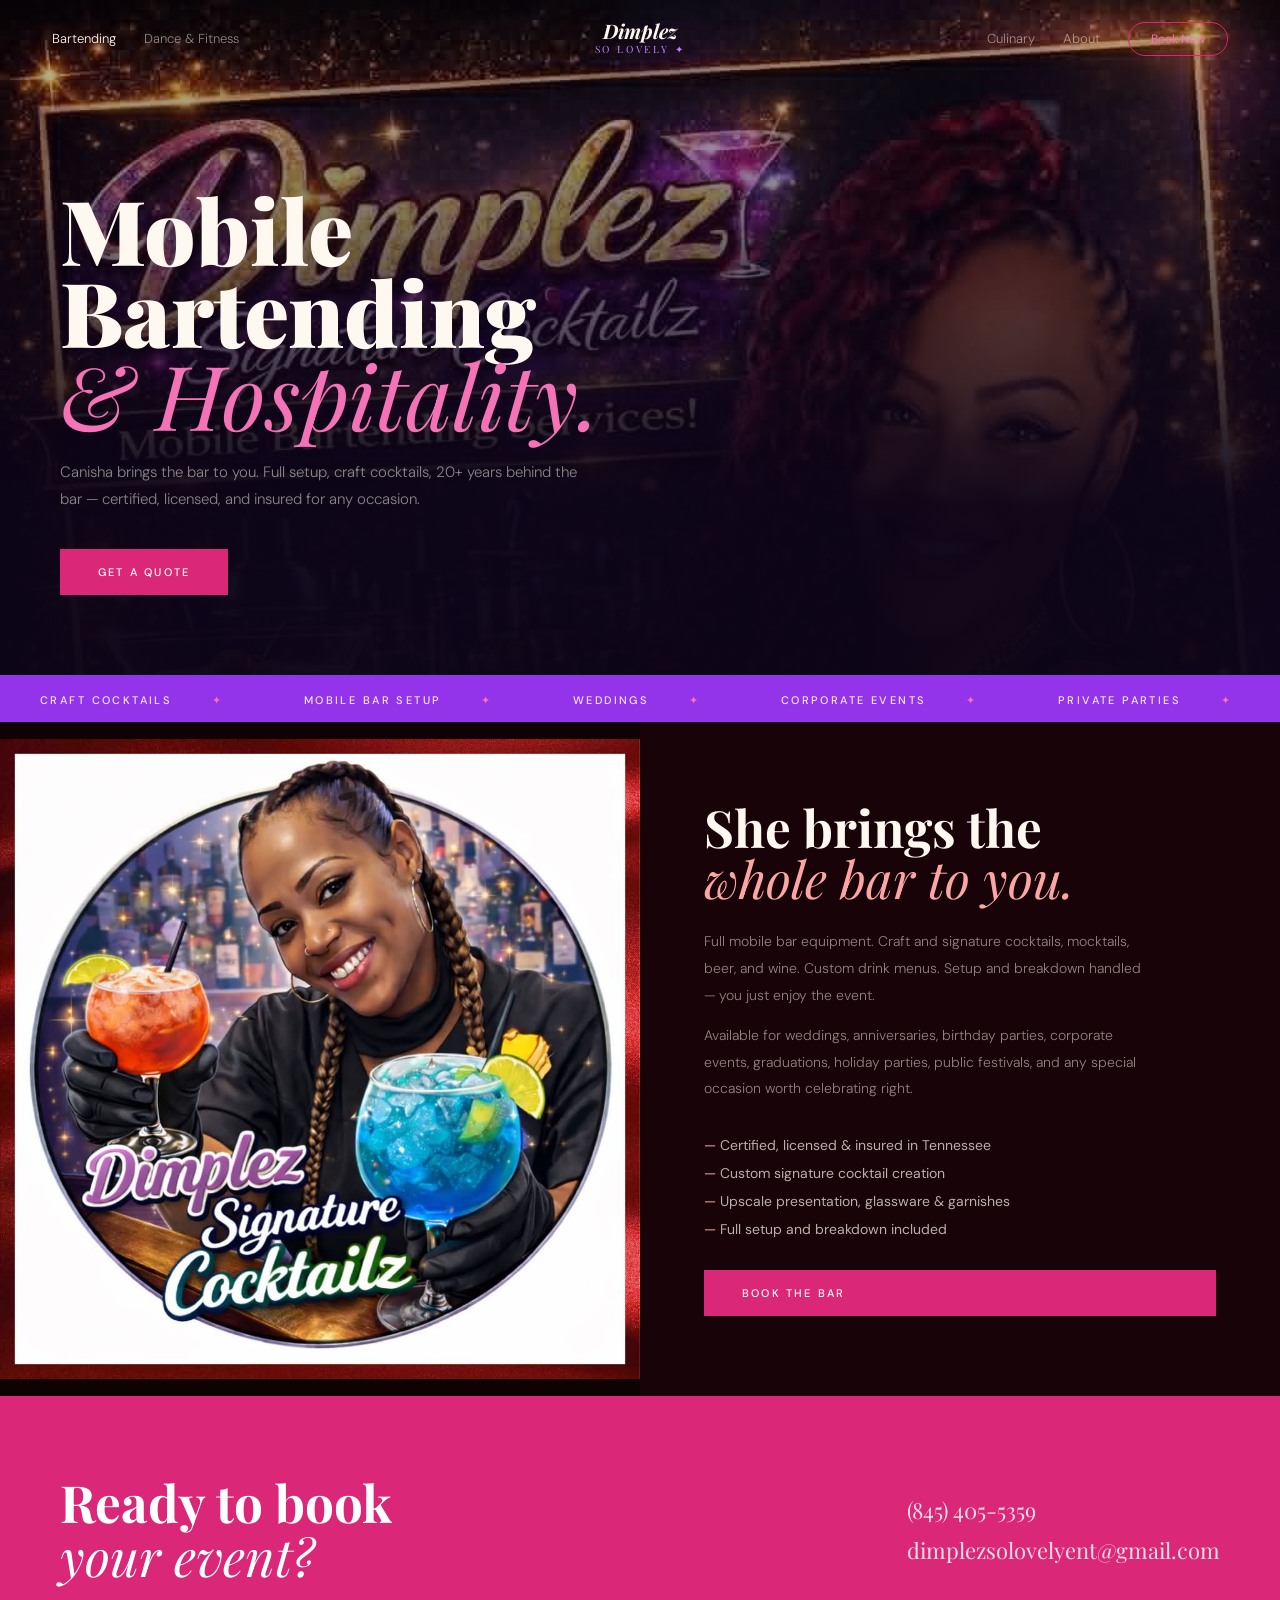
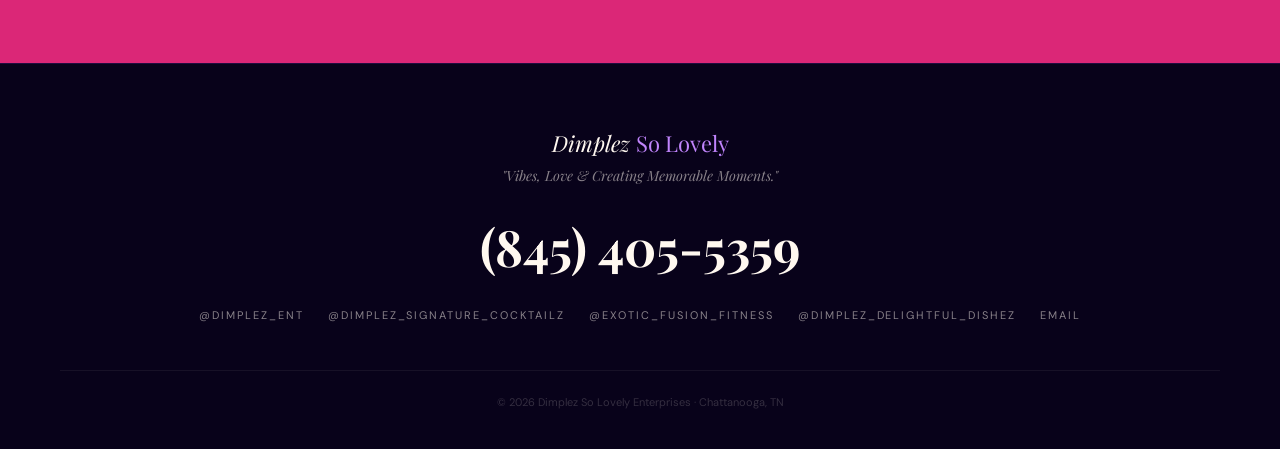
<file: bartending.html>
<!DOCTYPE html>
<html lang="en">
<head>
  <meta charset="UTF-8">
  <meta name="viewport" content="width=device-width, initial-scale=1">
  <title>Mobile Bartending | Dimplez So Lovely</title>
  <meta name="description" content="20+ years of mobile bartending in Chattanooga, TN. Weddings, parties, corporate events. Certified, licensed, insured. Call (845) 405-5359.">
  <link rel="preconnect" href="https://fonts.googleapis.com">
  <link rel="preconnect" href="https://fonts.gstatic.com" crossorigin>
  <link href="https://fonts.googleapis.com/css2?family=Playfair+Display:ital,wght@0,700;0,900;1,400;1,700&family=DM+Sans:wght@300;400;500&display=swap" rel="stylesheet">
  <link rel="stylesheet" href="shared.css">
  <style>
    .split { display: grid; grid-template-columns: 1fr 1fr; min-height: 600px; }
    .split-img { overflow: hidden; }
    .split-img img { width: 100%; height: 100%; object-fit: contain; display: block; background: #0F0205; }
    .split-copy { padding: 80px 64px; background: #170308; display: flex; flex-direction: column; justify-content: center; }
    .split-copy h2 { font-family: 'Playfair Display', serif; font-size: clamp(32px, 4vw, 54px); font-weight: 700; line-height: 1.0; margin-bottom: 24px; }
    .split-copy h2 em { font-style: italic; font-weight: 400; color: #FCA5A5; }
    .split-copy p { font-size: 14px; color: var(--muted); line-height: 1.9; margin-bottom: 14px; font-weight: 300; max-width: 440px; }
    .split-copy ul { list-style: none; margin: 20px 0 32px; display: flex; flex-direction: column; gap: 10px; }
    .split-copy ul li { font-size: 14px; color: rgba(255,248,240,.7); padding-left: 16px; position: relative; }
    .split-copy ul li::before { content: '—'; position: absolute; left: 0; color: #FCA5A5; }

    .cta-strip { background: var(--pink); padding: 80px 60px; display: flex; align-items: center; justify-content: space-between; gap: 40px; }
    .cta-strip h2 { font-family: 'Playfair Display', serif; font-size: clamp(28px, 4vw, 52px); font-weight: 700; color: #fff; line-height: 1.05; }
    .cta-strip h2 em { font-style: italic; font-weight: 400; }
    .cta-info { display: flex; flex-direction: column; gap: 10px; }
    .cta-info a { font-family: 'Playfair Display', serif; font-size: 22px; font-weight: 300; color: #fff; text-decoration: none; opacity: .85; transition: opacity .3s; }
    .cta-info a:hover { opacity: 1; }

    @media(max-width: 860px) {
      .split { grid-template-columns: 1fr; }
      .split-img { min-height: 300px; }
      .split-copy { padding: 52px 24px; }
      .cta-strip { flex-direction: column; text-align: center; padding: 60px 24px; }
    }
  </style>
</head>
<body>

<nav class="site-nav" id="nav">
  <ul class="nav-left">
    <li><a href="bartending.html" class="active">Bartending</a></li>
    <li><a href="dance.html">Dance & Fitness</a></li>
  </ul>
  <a href="index.html" class="nav-logo">
    <span class="nav-logo-main">Dimplez</span>
    <span class="nav-logo-sub">So Lovely ✦</span>
  </a>
  <ul class="nav-right">
    <li><a href="culinary.html">Culinary</a></li>
    <li><a href="index.html#about">About</a></li>
    <li><a href="contact.html" class="nav-book">Book Now</a></li>
  </ul>
</nav>

<div class="page-hero">
  <div class="page-hero-bg" style="background-image:url('images/flyer-cocktailz.jpg');background-position:top center;"></div>
  <div class="page-hero-overlay"></div>
  <div class="page-hero-content">
    <h1>Mobile Bartending<br><em>& Hospitality.</em></h1>
    <p>Canisha brings the bar to you. Full setup, craft cocktails, 20+ years behind the bar — certified, licensed, and insured for any occasion.</p>
    <a href="contact.html" class="btn-pink">Get a Quote</a>
  </div>
</div>

<div class="ticker">
  <div class="ticker-inner">
    <span>Craft Cocktails</span><span>Mobile Bar Setup</span><span>Weddings</span><span>Corporate Events</span><span>Private Parties</span><span>Certified & Insured</span><span>20+ Years</span><span>Chattanooga TN</span>
    <span>Craft Cocktails</span><span>Mobile Bar Setup</span><span>Weddings</span><span>Corporate Events</span><span>Private Parties</span><span>Certified & Insured</span><span>20+ Years</span><span>Chattanooga TN</span>
  </div>
</div>

<div class="split">
  <div class="split-img"><img src="images/cocktailz.jpg" alt="Dimplez Signature Cocktailz"></div>
  <div class="split-copy">
    <h2>She brings the<br><em>whole bar to you.</em></h2>
    <p>Full mobile bar equipment. Craft and signature cocktails, mocktails, beer, and wine. Custom drink menus. Setup and breakdown handled — you just enjoy the event.</p>
    <p>Available for weddings, anniversaries, birthday parties, corporate events, graduations, holiday parties, public festivals, and any special occasion worth celebrating right.</p>
    <ul>
      <li>Certified, licensed & insured in Tennessee</li>
      <li>Custom signature cocktail creation</li>
      <li>Upscale presentation, glassware & garnishes</li>
      <li>Full setup and breakdown included</li>
    </ul>
    <a href="contact.html" class="btn-pink">Book the Bar</a>
  </div>
</div>

<div class="cta-strip">
  <h2>Ready to book<br><em>your event?</em></h2>
  <div class="cta-info">
    <a href="tel:8454055359">(845) 405-5359</a>
    <a href="mailto:dimplezsolovelyent@gmail.com">dimplezsolovelyent@gmail.com</a>
  </div>
</div>

<footer class="site-footer">
  <div class="footer-inner">
    <div class="footer-brand"><span class="flogo">Dimplez <span>So Lovely</span></span><p>"Vibes, Love & Creating Memorable Moments."</p></div>
    <a href="tel:8454055359" class="footer-phone">(845) 405-5359</a>
    <div class="footer-social">
      <a href="https://instagram.com/dimplez_ent" target="_blank">@dimplez_ent</a>
      <a href="https://instagram.com/dimplez_signature_cocktailz" target="_blank">@dimplez_signature_cocktailz</a>
      <a href="https://instagram.com/exotic_fusion_fitness" target="_blank">@exotic_fusion_fitness</a>
      <a href="https://instagram.com/dimplez_delightful_dishez" target="_blank">@dimplez_delightful_dishez</a>
      <a href="mailto:dimplezsolovelyent@gmail.com">Email</a>
    </div>
  </div>
  <div class="footer-bottom">© <span id="yr"></span> Dimplez So Lovely Enterprises · Chattanooga, TN</div>
</footer>

<script>
  const nav = document.getElementById('nav');
  window.addEventListener('scroll', () => nav.classList.toggle('scrolled', window.scrollY > 60));
  document.getElementById('yr').textContent = new Date().getFullYear();
</script>
</body>
</html>
</file>
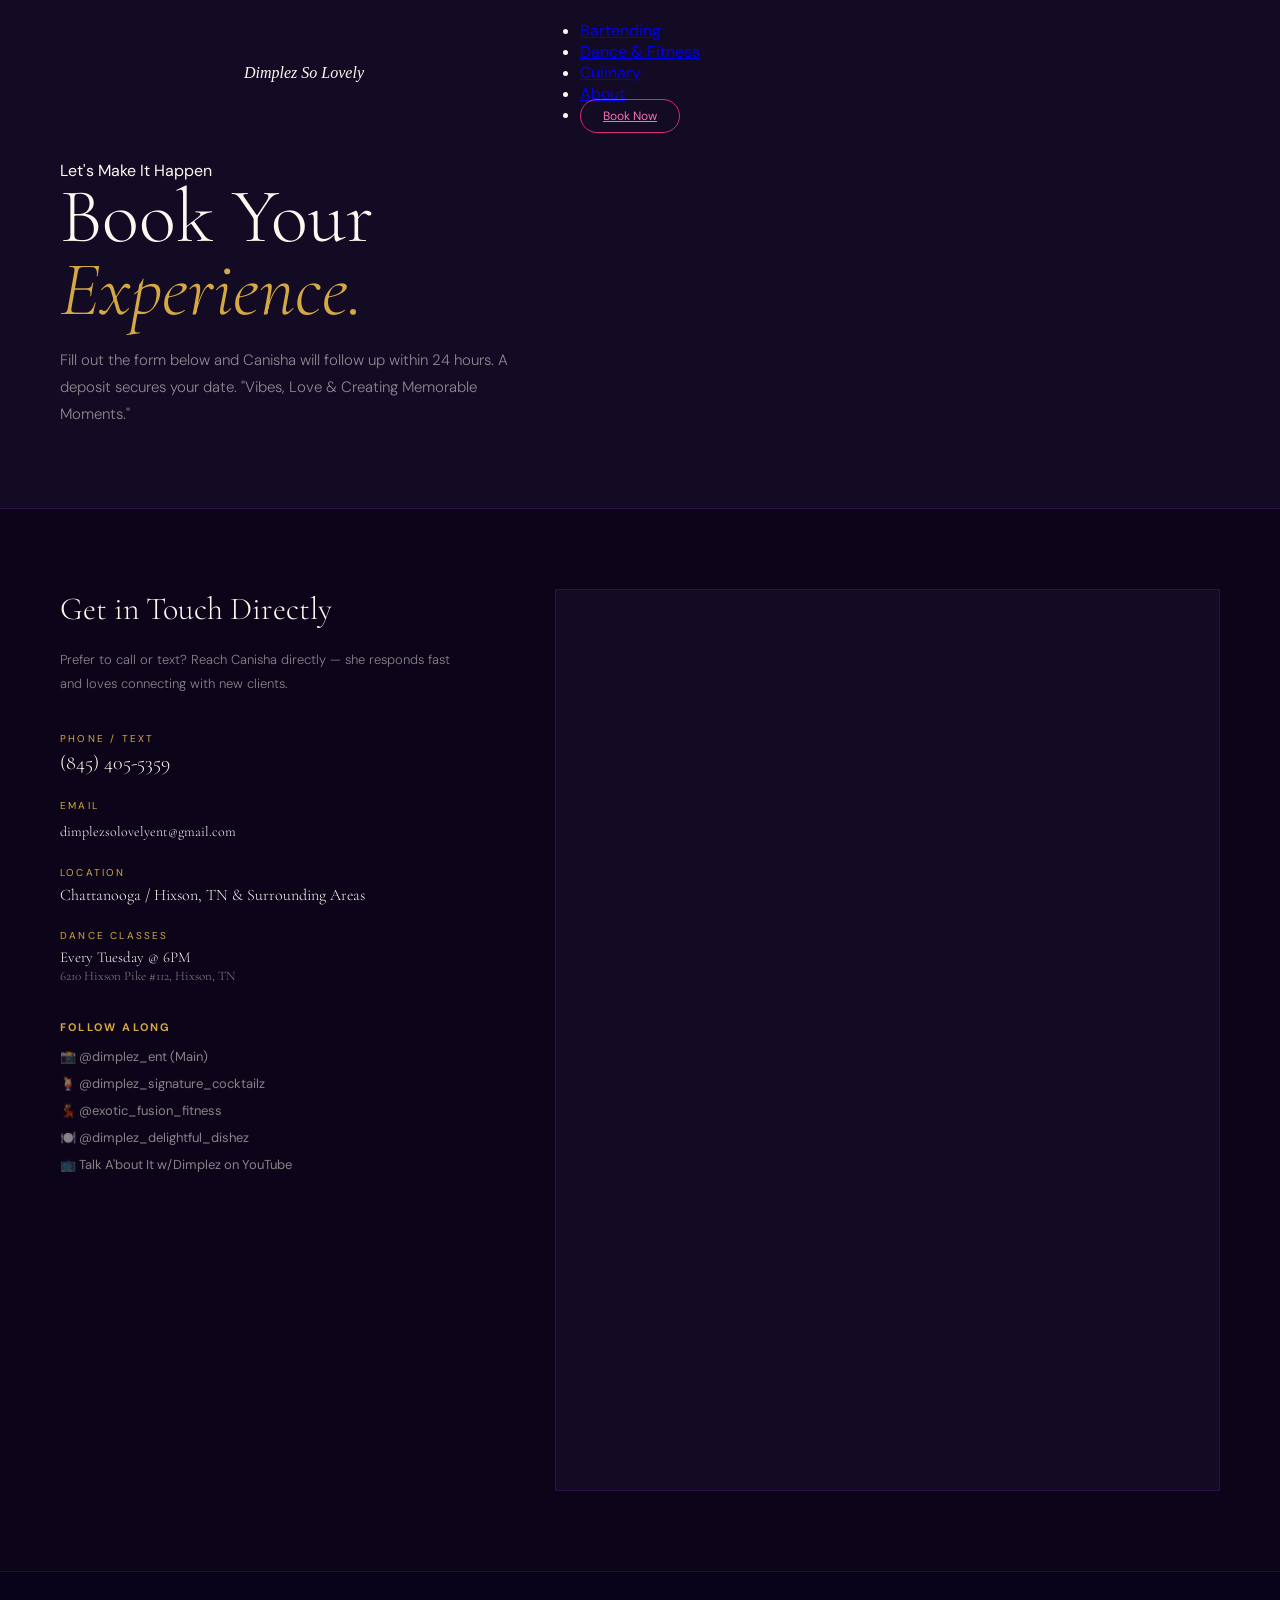
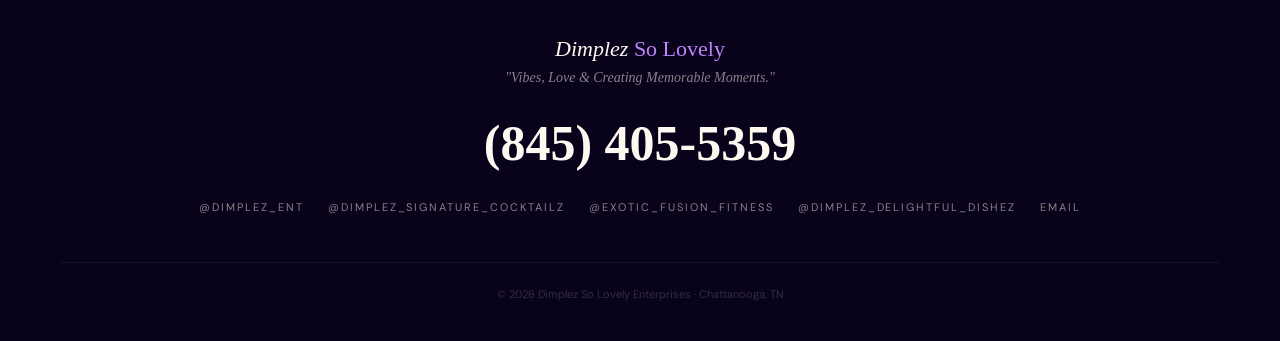
<file: contact.html>
<!DOCTYPE html>
<html lang="en">
<head>
  <meta charset="UTF-8">
  <meta name="viewport" content="width=device-width, initial-scale=1.0">
  <title>Book an Experience | Dimplez So Lovely Enterprises</title>
  <meta name="description" content="Book Canisha aka Dimplez for mobile bartending, dance classes, or culinary experiences in Chattanooga, TN.">
  <link rel="preconnect" href="https://fonts.googleapis.com">
  <link rel="preconnect" href="https://fonts.gstatic.com" crossorigin>
  <link href="https://fonts.googleapis.com/css2?family=Cormorant+Garamond:ital,wght@0,300;0,400;1,300;1,400&family=DM+Sans:wght@300;400;500&display=swap" rel="stylesheet">
  <link rel="stylesheet" href="shared.css">
  <style>
    .contact-hero { padding: 160px 60px 80px; background: var(--bg2); border-bottom: 1px solid var(--line); }
    .contact-hero h1 { font-family:'Cormorant Garamond',serif; font-size:clamp(44px,6vw,80px); font-weight:300; line-height:.95; }
    .contact-hero h1 em { font-style:italic; color:var(--gold); }
    .contact-hero p { font-size:15px; color:var(--muted); margin-top:20px; max-width:480px; line-height:1.8; font-weight:300; }

    .contact-body { padding: 80px 60px; display: grid; grid-template-columns: 1fr 1.6fr; gap: 80px; }
    .contact-info h3 { font-family:'Cormorant Garamond',serif; font-size:32px; font-weight:300; margin-bottom:20px; }
    .contact-info p { font-size:13px; color:var(--muted); line-height:1.85; margin-bottom:36px; font-weight:300; }
    .ci { margin-bottom:24px; }
    .ci-l { font-size:10px; letter-spacing:.22em; text-transform:uppercase; color:var(--gold); margin-bottom:6px; }
    .ci-v { font-family:'Cormorant Garamond',serif; font-size:20px; font-weight:300; }
    .ci-v a { color:var(--white); text-decoration:none; transition:color .3s; }
    .ci-v a:hover { color:var(--gold); }

    .social-links { margin-top: 36px; }
    .social-links h4 { font-size:11px; letter-spacing:.2em; text-transform:uppercase; color:var(--gold); margin-bottom:14px; }
    .social-links a { display:block; font-size:13px; color:var(--muted); text-decoration:none; margin-bottom:10px; transition:color .3s; }
    .social-links a:hover { color:var(--gold); }

    .form-wrap { background: var(--bg2); border: 1px solid var(--line); padding: 0; overflow: hidden; }
    .form-wrap iframe { display:block; width:100%; border:none; }

    @media(max-width:860px){
      .contact-hero{padding:120px 24px 60px;}
      .contact-body{grid-template-columns:1fr;gap:40px;padding:52px 24px;}
    }
  </style>
</head>
<body>

<nav class="site-nav" id="nav">
  <a href="index.html" class="nav-logo">Dimplez <span>So Lovely</span></a>
  <ul class="nav-links">
    <li><a href="bartending.html">Bartending</a></li>
    <li><a href="dance.html">Dance & Fitness</a></li>
    
    <li><a href="culinary.html">Culinary</a></li>
    <li><a href="index.html#about">About</a></li>
    <li><a href="contact.html" class="nav-book btn active">Book Now</a></li>
  </ul>
</nav>

<div class="contact-hero">
  <span class="ey">Let's Make It Happen</span>
  <h1>Book Your<br><em>Experience.</em></h1>
  <p>Fill out the form below and Canisha will follow up within 24 hours. A deposit secures your date. "Vibes, Love & Creating Memorable Moments."</p>
</div>

<div class="contact-body">
  <div class="contact-info">
    <h3>Get in Touch Directly</h3>
    <p>Prefer to call or text? Reach Canisha directly — she responds fast and loves connecting with new clients.</p>
    <div class="ci"><div class="ci-l">Phone / Text</div><div class="ci-v"><a href="tel:8454055359">(845) 405-5359</a></div></div>
    <div class="ci"><div class="ci-l">Email</div><div class="ci-v"><a href="mailto:dimplezsolovelyent@gmail.com" style="font-size:14px;">dimplezsolovelyent@gmail.com</a></div></div>
    <div class="ci"><div class="ci-l">Location</div><div class="ci-v" style="font-size:16px;">Chattanooga / Hixson, TN & Surrounding Areas</div></div>
    <div class="ci"><div class="ci-l">Dance Classes</div><div class="ci-v" style="font-size:15px;">Every Tuesday @ 6PM<br><span style="font-size:13px;color:var(--muted);">6210 Hixson Pike #112, Hixson, TN</span></div></div>

    <div class="social-links">
      <h4>Follow Along</h4>
      <a href="https://instagram.com/dimplez_ent" target="_blank">📸 @dimplez_ent (Main)</a>
      <a href="https://instagram.com/dimplez_signature_cocktailz" target="_blank">🍹 @dimplez_signature_cocktailz</a>
      <a href="https://instagram.com/exotic_fusion_fitness" target="_blank">💃 @exotic_fusion_fitness</a>
      <a href="https://instagram.com/dimplez_delightful_dishez" target="_blank">🍽️ @dimplez_delightful_dishez</a>
      <a href="https://youtube.com" target="_blank">📺 Talk A'bout It w/Dimplez on YouTube</a>
    </div>
  </div>

  <div class="form-wrap">
    <iframe
      src="https://docs.google.com/forms/d/e/1FAIpQLSdzfyL38ue0LllK9pYwXzj1Yt167IIXYy6Tyku_TKlSZP9L0A/viewform?embedded=true"
      height="900"
      frameborder="0"
      marginheight="0"
      marginwidth="0">Loading form...</iframe>
  </div>
</div>

<footer class="site-footer">
  <div class="footer-inner">
    <div class="footer-brand"><span class="flogo">Dimplez <span>So Lovely</span></span><p>"Vibes, Love & Creating Memorable Moments."</p></div>
    <a href="tel:8454055359" class="footer-phone">(845) 405-5359</a>
    <div class="footer-social">
      <a href="https://instagram.com/dimplez_ent" target="_blank">@dimplez_ent</a>
      <a href="https://instagram.com/dimplez_signature_cocktailz" target="_blank">@dimplez_signature_cocktailz</a>
      <a href="https://instagram.com/exotic_fusion_fitness" target="_blank">@exotic_fusion_fitness</a>
      <a href="https://instagram.com/dimplez_delightful_dishez" target="_blank">@dimplez_delightful_dishez</a>
      <a href="mailto:dimplezsolovelyent@gmail.com">Email</a>
    </div>
  </div>
  <div class="footer-bottom"><p>© <span id="yr"></span> Dimplez So Lovely Enterprises · Chattanooga, TN</p></div>
</footer>
<script>
  const nav = document.getElementById('nav');
  window.addEventListener('scroll', () => nav.classList.toggle('scrolled', window.scrollY > 60));
  document.getElementById('yr').textContent = new Date().getFullYear();
</script>
</body>
</html>
</file>
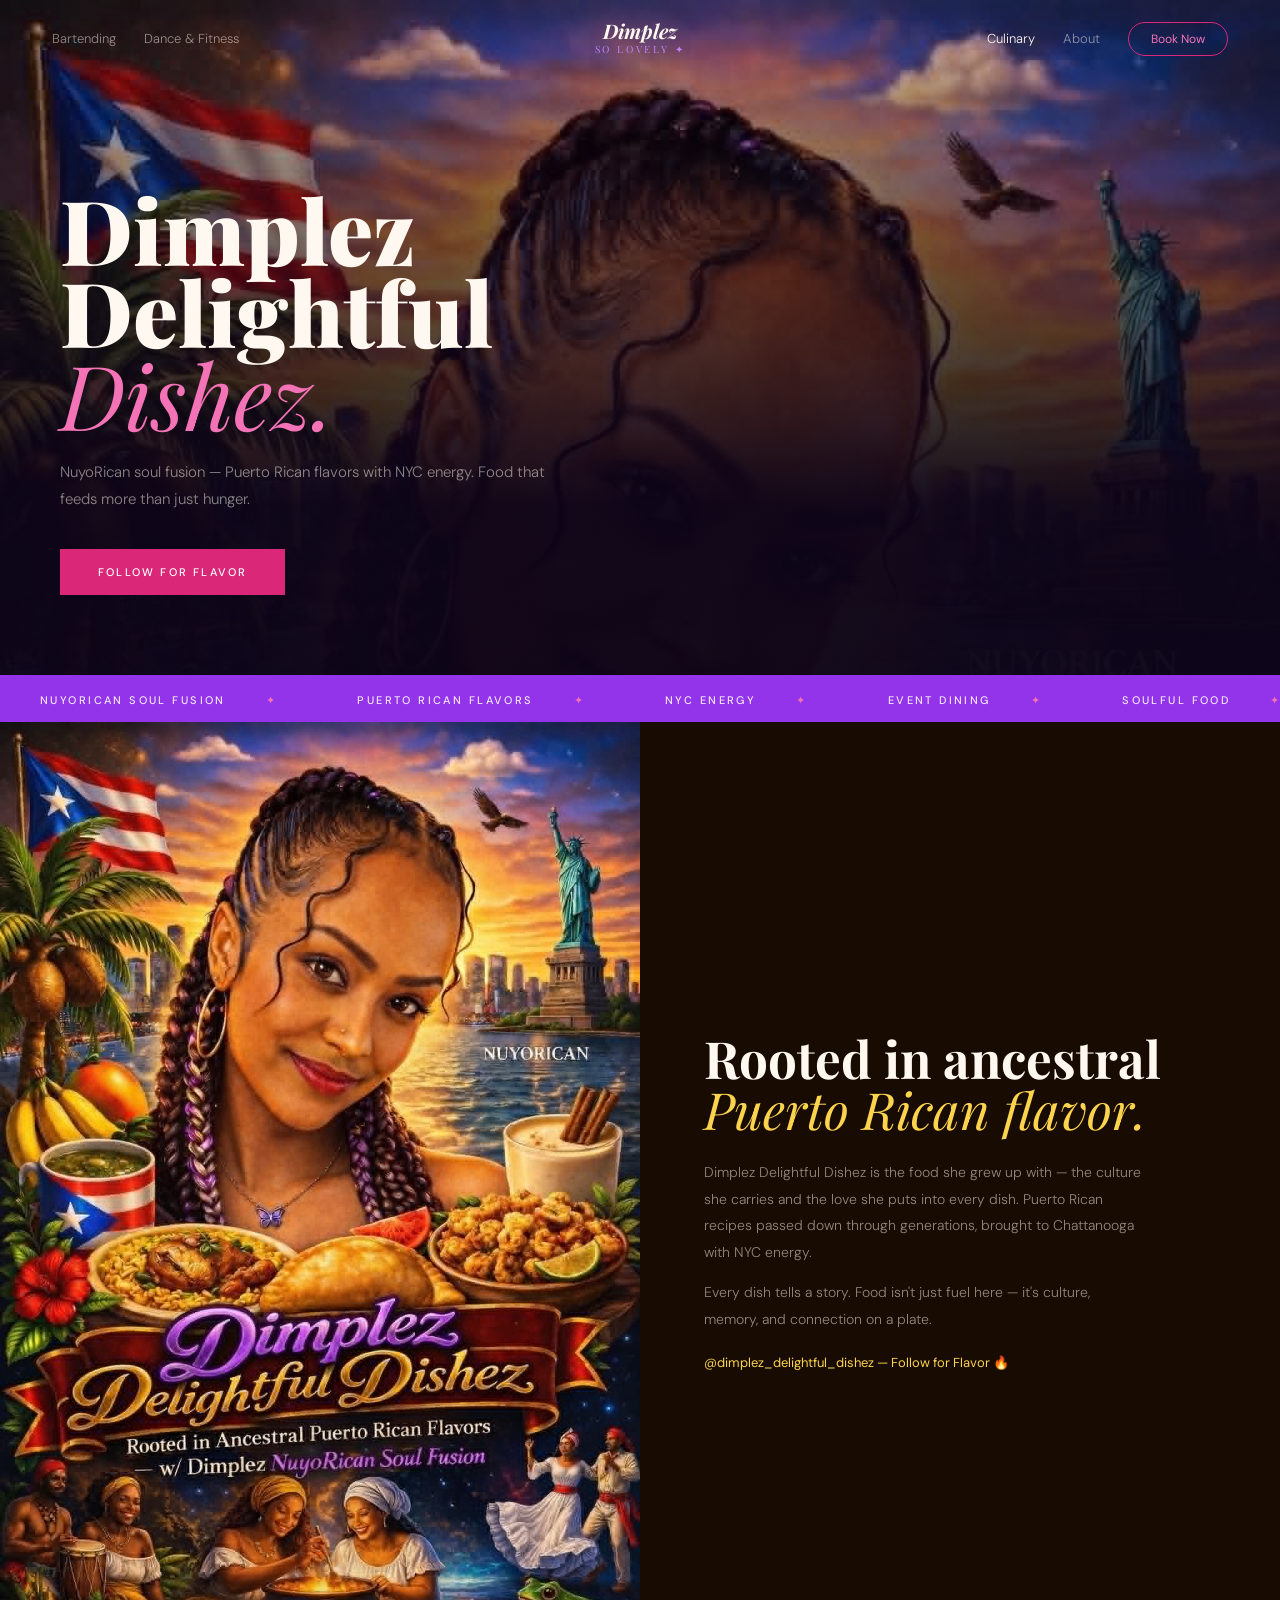
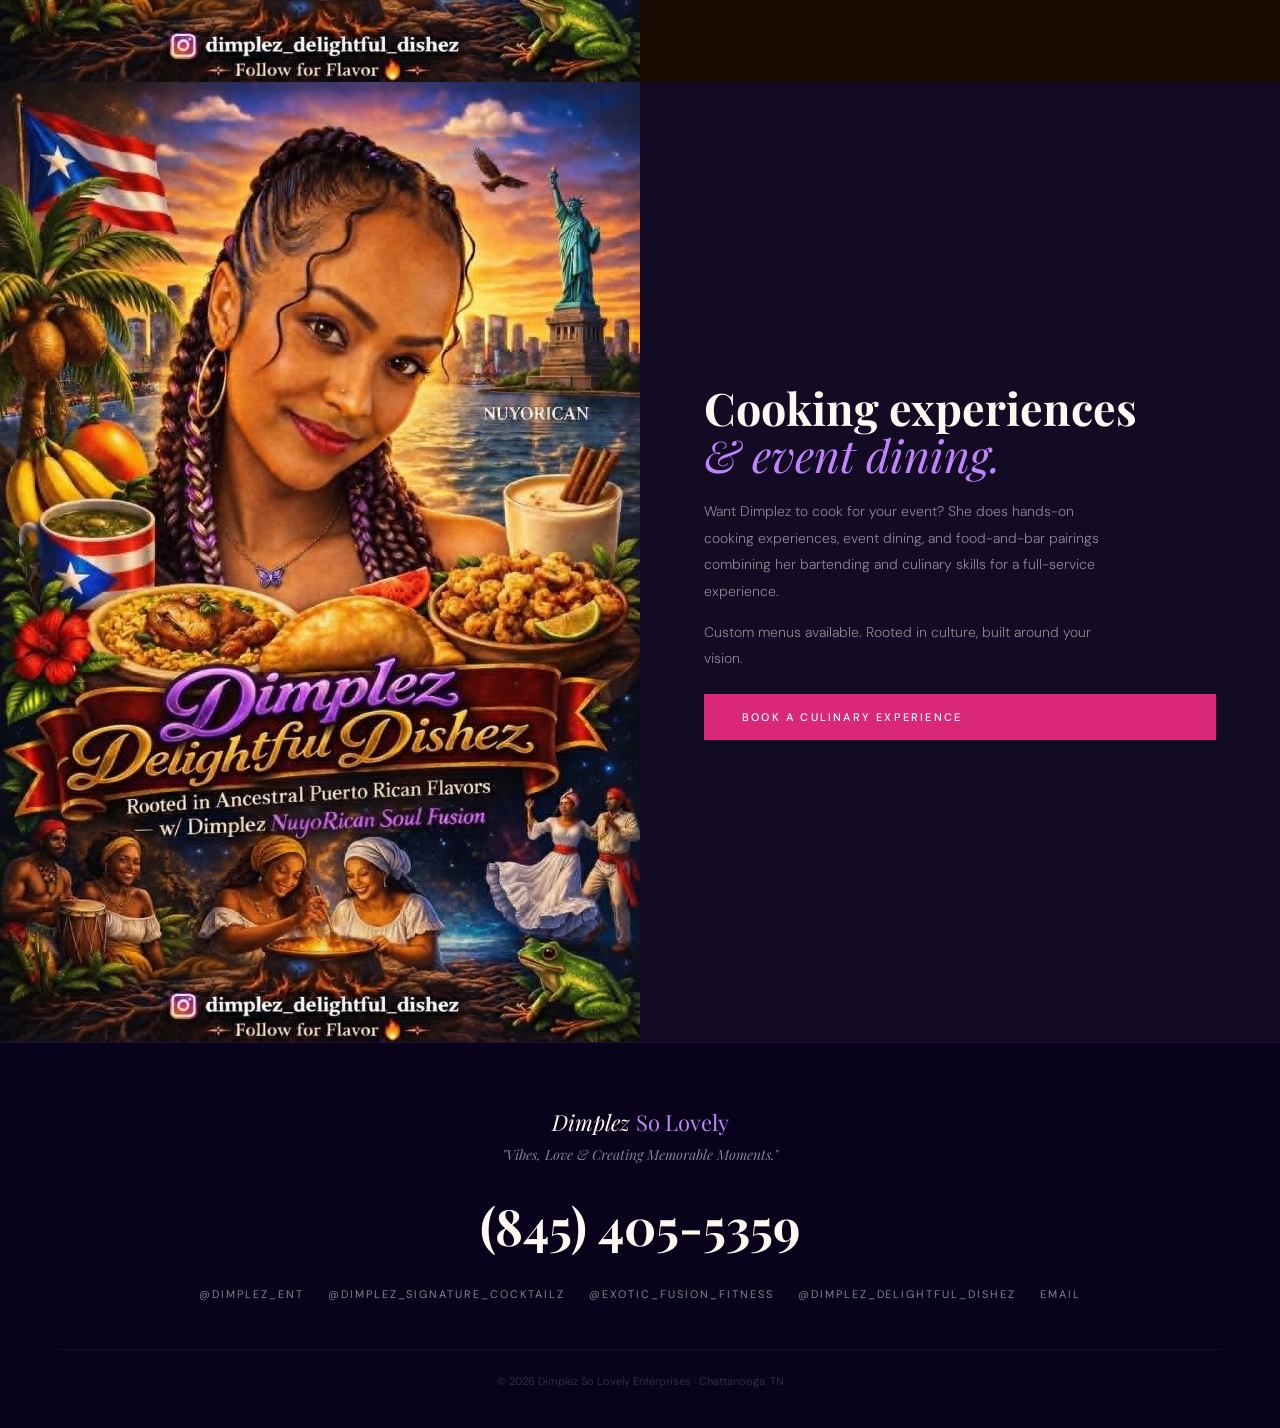
<file: culinary.html>
<!DOCTYPE html>
<html lang="en">
<head>
  <meta charset="UTF-8">
  <meta name="viewport" content="width=device-width, initial-scale=1">
  <title>Dimplez Delightful Dishez | Dimplez So Lovely</title>
  <meta name="description" content="NuyoRican soul fusion — Puerto Rican flavors with NYC energy. Dimplez Delightful Dishez. Follow @dimplez_delightful_dishez.">
  <link rel="preconnect" href="https://fonts.googleapis.com">
  <link rel="preconnect" href="https://fonts.gstatic.com" crossorigin>
  <link href="https://fonts.googleapis.com/css2?family=Playfair+Display:ital,wght@0,700;0,900;1,400;1,700&family=DM+Sans:wght@300;400;500&display=swap" rel="stylesheet">
  <link rel="stylesheet" href="shared.css">
  <style>
    .story { display: grid; grid-template-columns: 1fr 1fr; min-height: 600px; }
    .story-img { overflow: hidden; background: #100800; }
    .story-img img { width: 100%; height: 100%; object-fit: contain; display: block; }
    .story-copy { padding: 80px 64px; background: #180C02; display: flex; flex-direction: column; justify-content: center; }
    .story-copy h2 { font-family: 'Playfair Display', serif; font-size: clamp(32px, 4vw, 54px); font-weight: 700; line-height: 1.0; margin-bottom: 24px; }
    .story-copy h2 em { font-style: italic; font-weight: 400; color: #FCD34D; }
    .story-copy p { font-size: 14px; color: var(--muted); line-height: 1.9; margin-bottom: 14px; font-weight: 300; max-width: 440px; }
    .story-copy .ig { font-size: 13px; color: #FCD34D; text-decoration: none; margin-top: 8px; display: inline-block; }
    .story-copy .ig:hover { text-decoration: underline; }

    .poster { display: grid; grid-template-columns: 1fr 1fr; }
    .poster-img { overflow: hidden; min-height: 500px; }
    .poster-img img { width: 100%; height: 100%; object-fit: cover; object-position: top; display: block; }
    .poster-copy { padding: 80px 64px; background: var(--bg2); display: flex; flex-direction: column; justify-content: center; }
    .poster-copy h2 { font-family: 'Playfair Display', serif; font-size: clamp(28px, 3.5vw, 48px); font-weight: 700; line-height: 1.05; margin-bottom: 20px; }
    .poster-copy h2 em { font-style: italic; font-weight: 400; color: var(--purple2); }
    .poster-copy p { font-size: 14px; color: var(--muted); line-height: 1.9; margin-bottom: 14px; font-weight: 300; max-width: 400px; }

    @media(max-width: 860px) {
      .story { grid-template-columns: 1fr; }
      .story-img { min-height: 300px; }
      .story-copy { padding: 52px 24px; }
      .poster { grid-template-columns: 1fr; }
      .poster-img { min-height: 300px; order: -1; }
      .poster-copy { padding: 52px 24px; }
    }
  </style>
</head>
<body>

<nav class="site-nav" id="nav">
  <ul class="nav-left">
    <li><a href="bartending.html">Bartending</a></li>
    <li><a href="dance.html">Dance & Fitness</a></li>
  </ul>
  <a href="index.html" class="nav-logo">
    <span class="nav-logo-main">Dimplez</span>
    <span class="nav-logo-sub">So Lovely ✦</span>
  </a>
  <ul class="nav-right">
    <li><a href="culinary.html" class="active">Culinary</a></li>
    <li><a href="index.html#about">About</a></li>
    <li><a href="contact.html" class="nav-book">Book Now</a></li>
  </ul>
</nav>

<div class="page-hero">
  <div class="page-hero-bg" style="background-image:url('images/culinary.jpg');background-position:top center;"></div>
  <div class="page-hero-overlay"></div>
  <div class="page-hero-content">
    <h1>Dimplez Delightful<br><em>Dishez.</em></h1>
    <p>NuyoRican soul fusion — Puerto Rican flavors with NYC energy. Food that feeds more than just hunger.</p>
    <a href="https://instagram.com/dimplez_delightful_dishez" target="_blank" class="btn-pink">Follow for Flavor</a>
  </div>
</div>

<div class="ticker">
  <div class="ticker-inner">
    <span>NuyoRican Soul Fusion</span><span>Puerto Rican Flavors</span><span>NYC Energy</span><span>Event Dining</span><span>Soulful Food</span><span>Culture & Connection</span><span>@dimplez_delightful_dishez</span><span>Follow for Flavor</span>
    <span>NuyoRican Soul Fusion</span><span>Puerto Rican Flavors</span><span>NYC Energy</span><span>Event Dining</span><span>Soulful Food</span><span>Culture & Connection</span><span>@dimplez_delightful_dishez</span><span>Follow for Flavor</span>
  </div>
</div>

<div class="story">
  <div class="story-img"><img src="images/logo-dishez.png" alt="Dimplez Delightful Dishez"></div>
  <div class="story-copy">
    <h2>Rooted in ancestral<br><em>Puerto Rican flavor.</em></h2>
    <p>Dimplez Delightful Dishez is the food she grew up with — the culture she carries and the love she puts into every dish. Puerto Rican recipes passed down through generations, brought to Chattanooga with NYC energy.</p>
    <p>Every dish tells a story. Food isn't just fuel here — it's culture, memory, and connection on a plate.</p>
    <a href="https://instagram.com/dimplez_delightful_dishez" target="_blank" class="ig">@dimplez_delightful_dishez — Follow for Flavor 🔥</a>
  </div>
</div>

<div class="poster">
  <div class="poster-img"><img src="images/culinary.jpg" alt="Dimplez Delightful Dishez Poster"></div>
  <div class="poster-copy">
    <h2>Cooking experiences<br><em>& event dining.</em></h2>
    <p>Want Dimplez to cook for your event? She does hands-on cooking experiences, event dining, and food-and-bar pairings combining her bartending and culinary skills for a full-service experience.</p>
    <p>Custom menus available. Rooted in culture, built around your vision.</p>
    <a href="contact.html" class="btn-pink" style="margin-top:8px;">Book a Culinary Experience</a>
  </div>
</div>

<footer class="site-footer">
  <div class="footer-inner">
    <div class="footer-brand"><span class="flogo">Dimplez <span>So Lovely</span></span><p>"Vibes, Love & Creating Memorable Moments."</p></div>
    <a href="tel:8454055359" class="footer-phone">(845) 405-5359</a>
    <div class="footer-social">
      <a href="https://instagram.com/dimplez_ent" target="_blank">@dimplez_ent</a>
      <a href="https://instagram.com/dimplez_signature_cocktailz" target="_blank">@dimplez_signature_cocktailz</a>
      <a href="https://instagram.com/exotic_fusion_fitness" target="_blank">@exotic_fusion_fitness</a>
      <a href="https://instagram.com/dimplez_delightful_dishez" target="_blank">@dimplez_delightful_dishez</a>
      <a href="mailto:dimplezsolovelyent@gmail.com">Email</a>
    </div>
  </div>
  <div class="footer-bottom">© <span id="yr"></span> Dimplez So Lovely Enterprises · Chattanooga, TN</div>
</footer>

<script>
  const nav = document.getElementById('nav');
  window.addEventListener('scroll', () => nav.classList.toggle('scrolled', window.scrollY > 60));
  document.getElementById('yr').textContent = new Date().getFullYear();
</script>
</body>
</html>
</file>
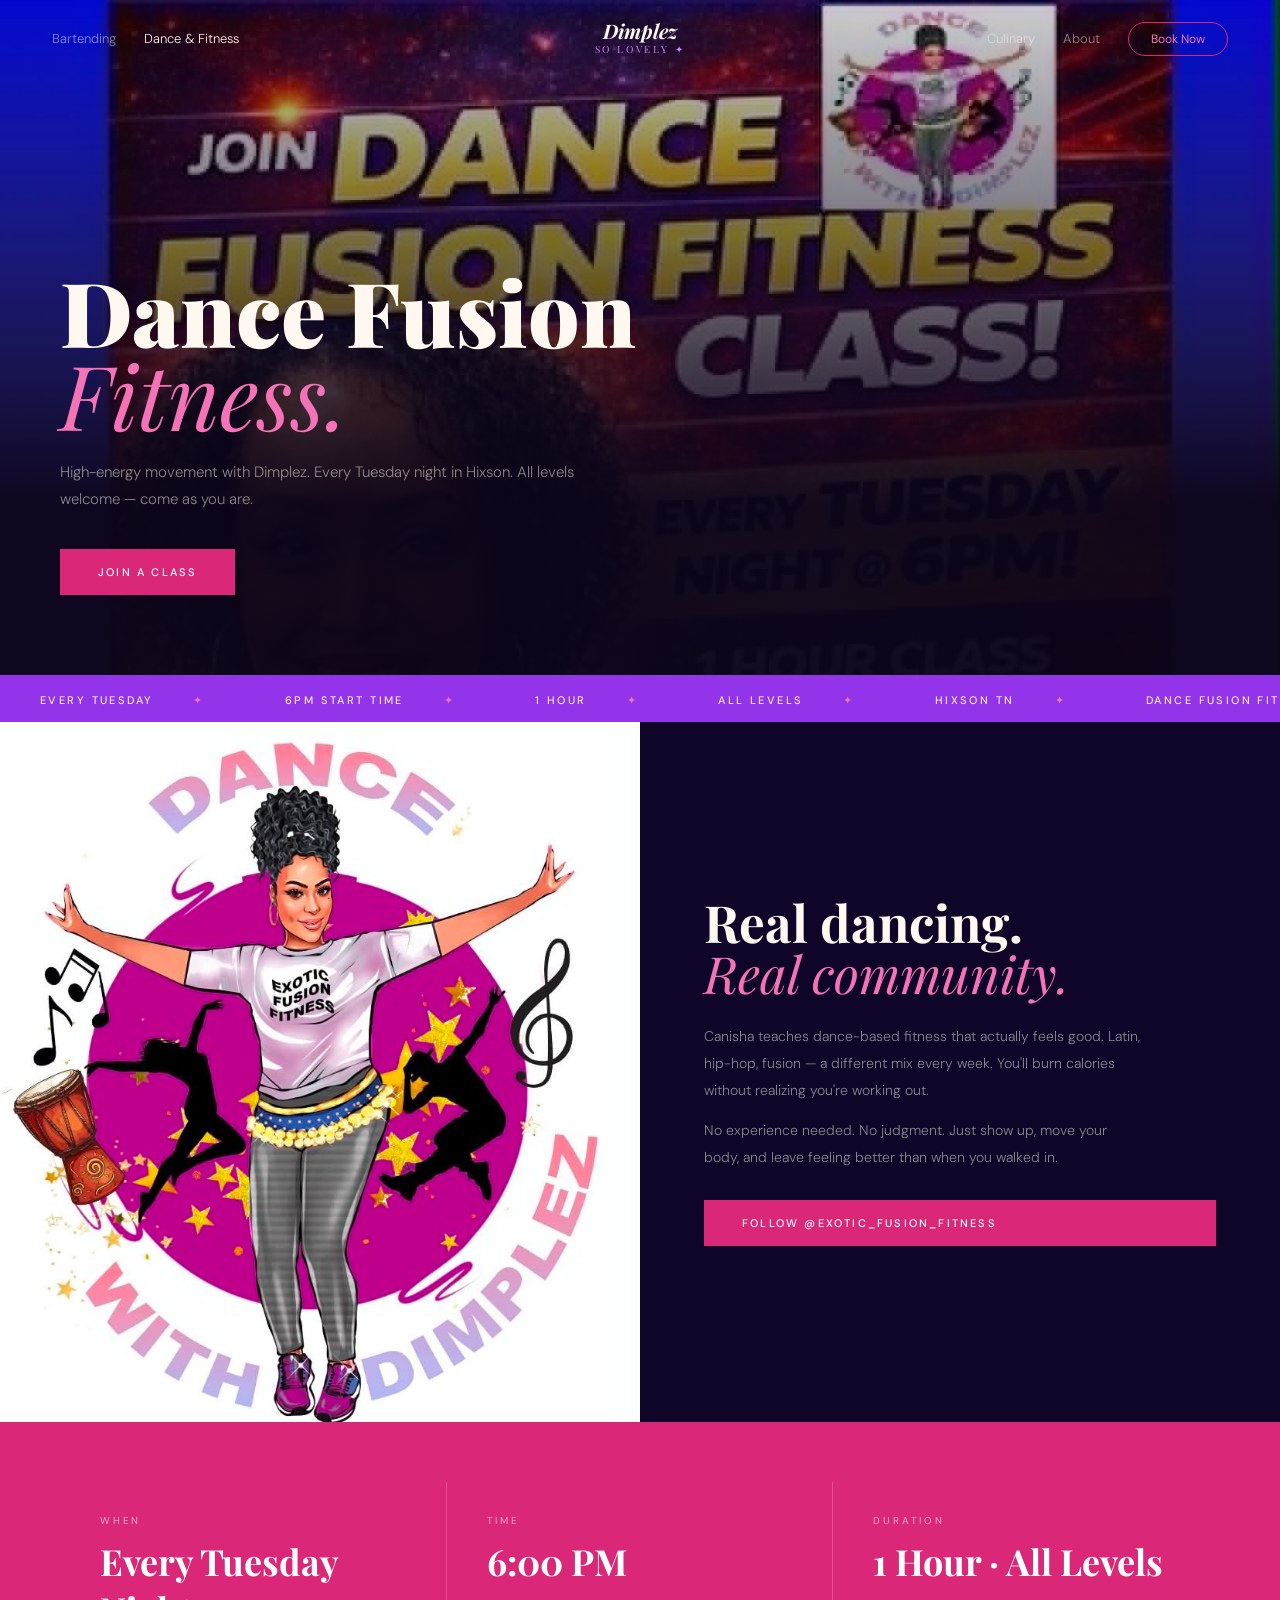
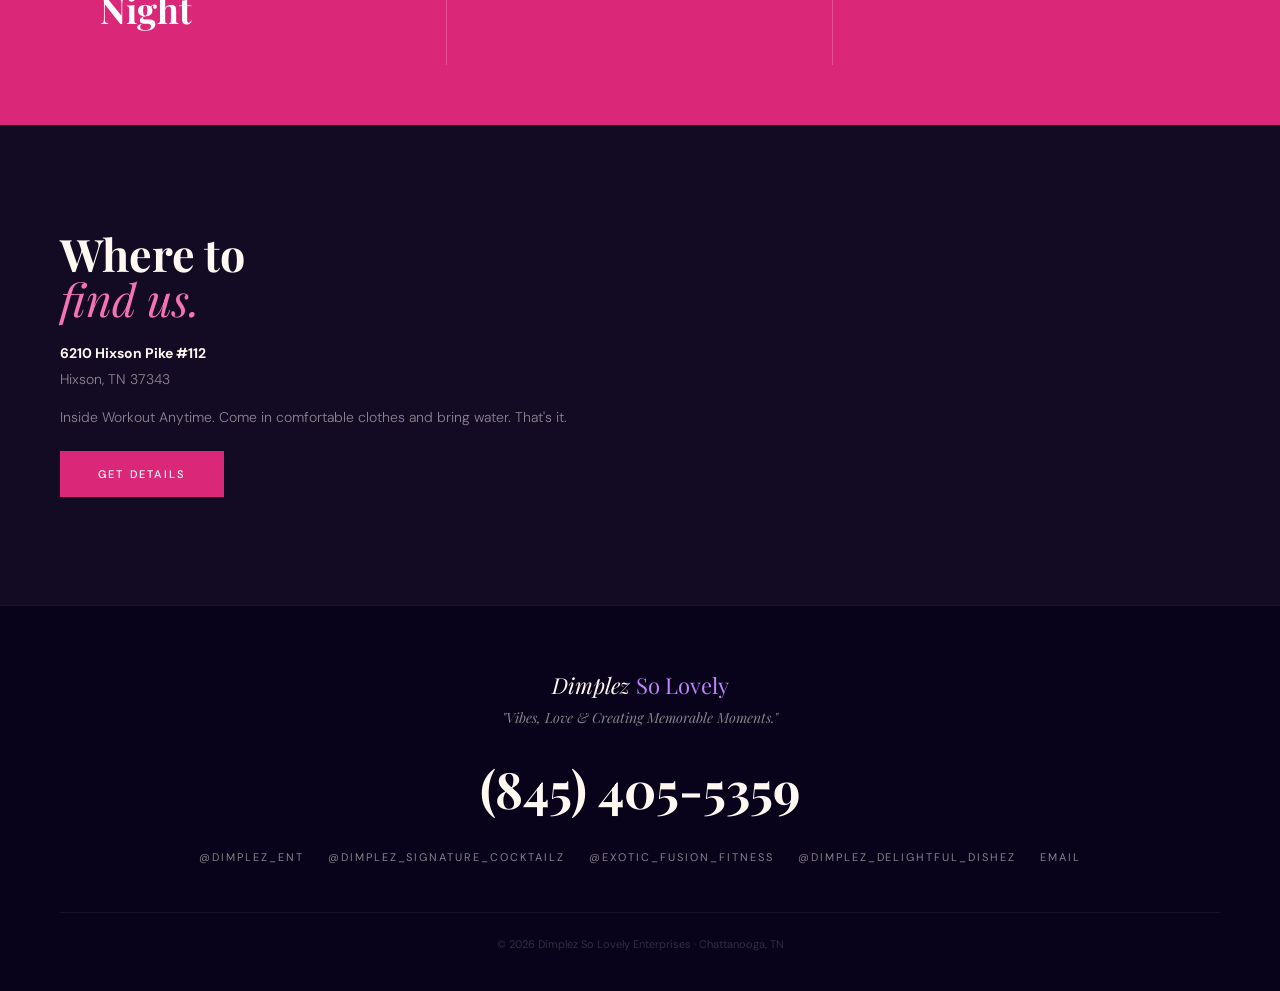
<file: dance.html>
<!DOCTYPE html>
<html lang="en">
<head>
  <meta charset="UTF-8">
  <meta name="viewport" content="width=device-width, initial-scale=1">
  <title>Dance Fusion Fitness | Dimplez So Lovely</title>
  <meta name="description" content="Dance Fusion Fitness every Tuesday @ 6PM in Hixson, TN. All levels welcome. 6210 Hixson Pike #112. Follow @exotic_fusion_fitness.">
  <link rel="preconnect" href="https://fonts.googleapis.com">
  <link rel="preconnect" href="https://fonts.gstatic.com" crossorigin>
  <link href="https://fonts.googleapis.com/css2?family=Playfair+Display:ital,wght@0,700;0,900;1,400;1,700&family=DM+Sans:wght@300;400;500&display=swap" rel="stylesheet">
  <link rel="stylesheet" href="shared.css">
  <style>
    .class-block { display: grid; grid-template-columns: 1fr 1fr; min-height: 580px; }
    .class-img { overflow: hidden; background: #09031A; }
    .class-img img { width: 100%; height: 100%; object-fit: contain; display: block; }
    .class-copy { padding: 80px 64px; background: #0E0528; display: flex; flex-direction: column; justify-content: center; }
    .class-copy h2 { font-family: 'Playfair Display', serif; font-size: clamp(32px, 4vw, 54px); font-weight: 700; line-height: 1.0; margin-bottom: 24px; }
    .class-copy h2 em { font-style: italic; font-weight: 400; color: var(--pink2); }
    .class-copy p { font-size: 14px; color: var(--muted); line-height: 1.9; margin-bottom: 14px; font-weight: 300; max-width: 440px; }

    .details { background: var(--pink); padding: 60px; display: grid; grid-template-columns: 1fr 1fr 1fr; gap: 0; }
    .detail { padding: 32px 40px; border-right: 1px solid rgba(255,255,255,.2); }
    .detail:last-child { border-right: none; }
    .detail-label { font-size: 10px; letter-spacing: .28em; text-transform: uppercase; color: rgba(255,255,255,.6); margin-bottom: 10px; display: block; }
    .detail-val { font-family: 'Playfair Display', serif; font-size: clamp(22px, 3vw, 36px); font-weight: 700; color: #fff; }

    .location { padding: 80px 60px; background: var(--bg2); display: grid; grid-template-columns: 1fr 1fr; gap: 60px; align-items: center; }
    .location h2 { font-family: 'Playfair Display', serif; font-size: clamp(30px, 3.5vw, 48px); font-weight: 700; line-height: 1.0; margin-bottom: 20px; }
    .location h2 em { font-style: italic; font-weight: 400; color: var(--pink2); }
    .location p { font-size: 14px; color: var(--muted); line-height: 1.85; margin-bottom: 12px; font-weight: 300; }
    .location-map { height: 320px; overflow: hidden; }
    .location-map iframe { width: 100%; height: 100%; border: 0; display: block; }

    @media(max-width: 860px) {
      .class-block { grid-template-columns: 1fr; }
      .class-img { min-height: 300px; }
      .class-copy { padding: 52px 24px; }
      .details { grid-template-columns: 1fr; }
      .detail { border-right: none; border-bottom: 1px solid rgba(255,255,255,.2); padding: 24px; }
      .detail:last-child { border-bottom: none; }
      .location { grid-template-columns: 1fr; padding: 60px 24px; gap: 36px; }
    }
  </style>
</head>
<body>

<nav class="site-nav" id="nav">
  <ul class="nav-left">
    <li><a href="bartending.html">Bartending</a></li>
    <li><a href="dance.html" class="active">Dance & Fitness</a></li>
  </ul>
  <a href="index.html" class="nav-logo">
    <span class="nav-logo-main">Dimplez</span>
    <span class="nav-logo-sub">So Lovely ✦</span>
  </a>
  <ul class="nav-right">
    <li><a href="culinary.html">Culinary</a></li>
    <li><a href="index.html#about">About</a></li>
    <li><a href="contact.html" class="nav-book">Book Now</a></li>
  </ul>
</nav>

<div class="page-hero">
  <div class="page-hero-bg" style="background-image:url('images/flyer-dance.jpg');background-position:top center;"></div>
  <div class="page-hero-overlay"></div>
  <div class="page-hero-content">
    <h1>Dance Fusion<br><em>Fitness.</em></h1>
    <p>High-energy movement with Dimplez. Every Tuesday night in Hixson. All levels welcome — come as you are.</p>
    <a href="contact.html" class="btn-pink">Join a Class</a>
  </div>
</div>

<div class="ticker">
  <div class="ticker-inner">
    <span>Every Tuesday</span><span>6PM Start Time</span><span>1 Hour</span><span>All Levels</span><span>Hixson TN</span><span>Dance Fusion Fitness</span><span>@exotic_fusion_fitness</span><span>Open to All</span>
    <span>Every Tuesday</span><span>6PM Start Time</span><span>1 Hour</span><span>All Levels</span><span>Hixson TN</span><span>Dance Fusion Fitness</span><span>@exotic_fusion_fitness</span><span>Open to All</span>
  </div>
</div>

<div class="class-block">
  <div class="class-img"><img src="images/dance.jpg" alt="Dance With Dimplez"></div>
  <div class="class-copy">
    <h2>Real dancing.<br><em>Real community.</em></h2>
    <p>Canisha teaches dance-based fitness that actually feels good. Latin, hip-hop, fusion — a different mix every week. You'll burn calories without realizing you're working out.</p>
    <p>No experience needed. No judgment. Just show up, move your body, and leave feeling better than when you walked in.</p>
    <a href="https://instagram.com/exotic_fusion_fitness" target="_blank" class="btn-pink" style="margin-top:16px;">Follow @exotic_fusion_fitness</a>
  </div>
</div>

<div class="details">
  <div class="detail">
    <span class="detail-label">When</span>
    <span class="detail-val">Every Tuesday Night</span>
  </div>
  <div class="detail">
    <span class="detail-label">Time</span>
    <span class="detail-val">6:00 PM</span>
  </div>
  <div class="detail">
    <span class="detail-label">Duration</span>
    <span class="detail-val">1 Hour · All Levels</span>
  </div>
</div>

<div class="location">
  <div>
    <h2>Where to<br><em>find us.</em></h2>
    <p><strong style="color:var(--cream);">6210 Hixson Pike #112</strong><br>Hixson, TN 37343</p>
    <p>Inside Workout Anytime. Come in comfortable clothes and bring water. That's it.</p>
    <a href="contact.html" class="btn-pink" style="margin-top:8px;">Get Details</a>
  </div>
  <div class="location-map">
    <iframe src="https://www.google.com/maps/embed?pb=!1m18!1m12!1m3!1d3261!2d-85.24!3d35.13!2m3!1f0!2f0!3f0!3m2!1i1024!2i768!4f13.1!3m3!1m2!1s0x0%3A0x0!2s6210+Hixson+Pike+%23112%2C+Hixson%2C+TN+37343!5e0!3m2!1sen!2sus!4v1" allowfullscreen="" loading="lazy" referrerpolicy="no-referrer-when-downgrade"></iframe>
  </div>
</div>

<footer class="site-footer">
  <div class="footer-inner">
    <div class="footer-brand"><span class="flogo">Dimplez <span>So Lovely</span></span><p>"Vibes, Love & Creating Memorable Moments."</p></div>
    <a href="tel:8454055359" class="footer-phone">(845) 405-5359</a>
    <div class="footer-social">
      <a href="https://instagram.com/dimplez_ent" target="_blank">@dimplez_ent</a>
      <a href="https://instagram.com/dimplez_signature_cocktailz" target="_blank">@dimplez_signature_cocktailz</a>
      <a href="https://instagram.com/exotic_fusion_fitness" target="_blank">@exotic_fusion_fitness</a>
      <a href="https://instagram.com/dimplez_delightful_dishez" target="_blank">@dimplez_delightful_dishez</a>
      <a href="mailto:dimplezsolovelyent@gmail.com">Email</a>
    </div>
  </div>
  <div class="footer-bottom">© <span id="yr"></span> Dimplez So Lovely Enterprises · Chattanooga, TN</div>
</footer>

<script>
  const nav = document.getElementById('nav');
  window.addEventListener('scroll', () => nav.classList.toggle('scrolled', window.scrollY > 60));
  document.getElementById('yr').textContent = new Date().getFullYear();
</script>
</body>
</html>
</file>
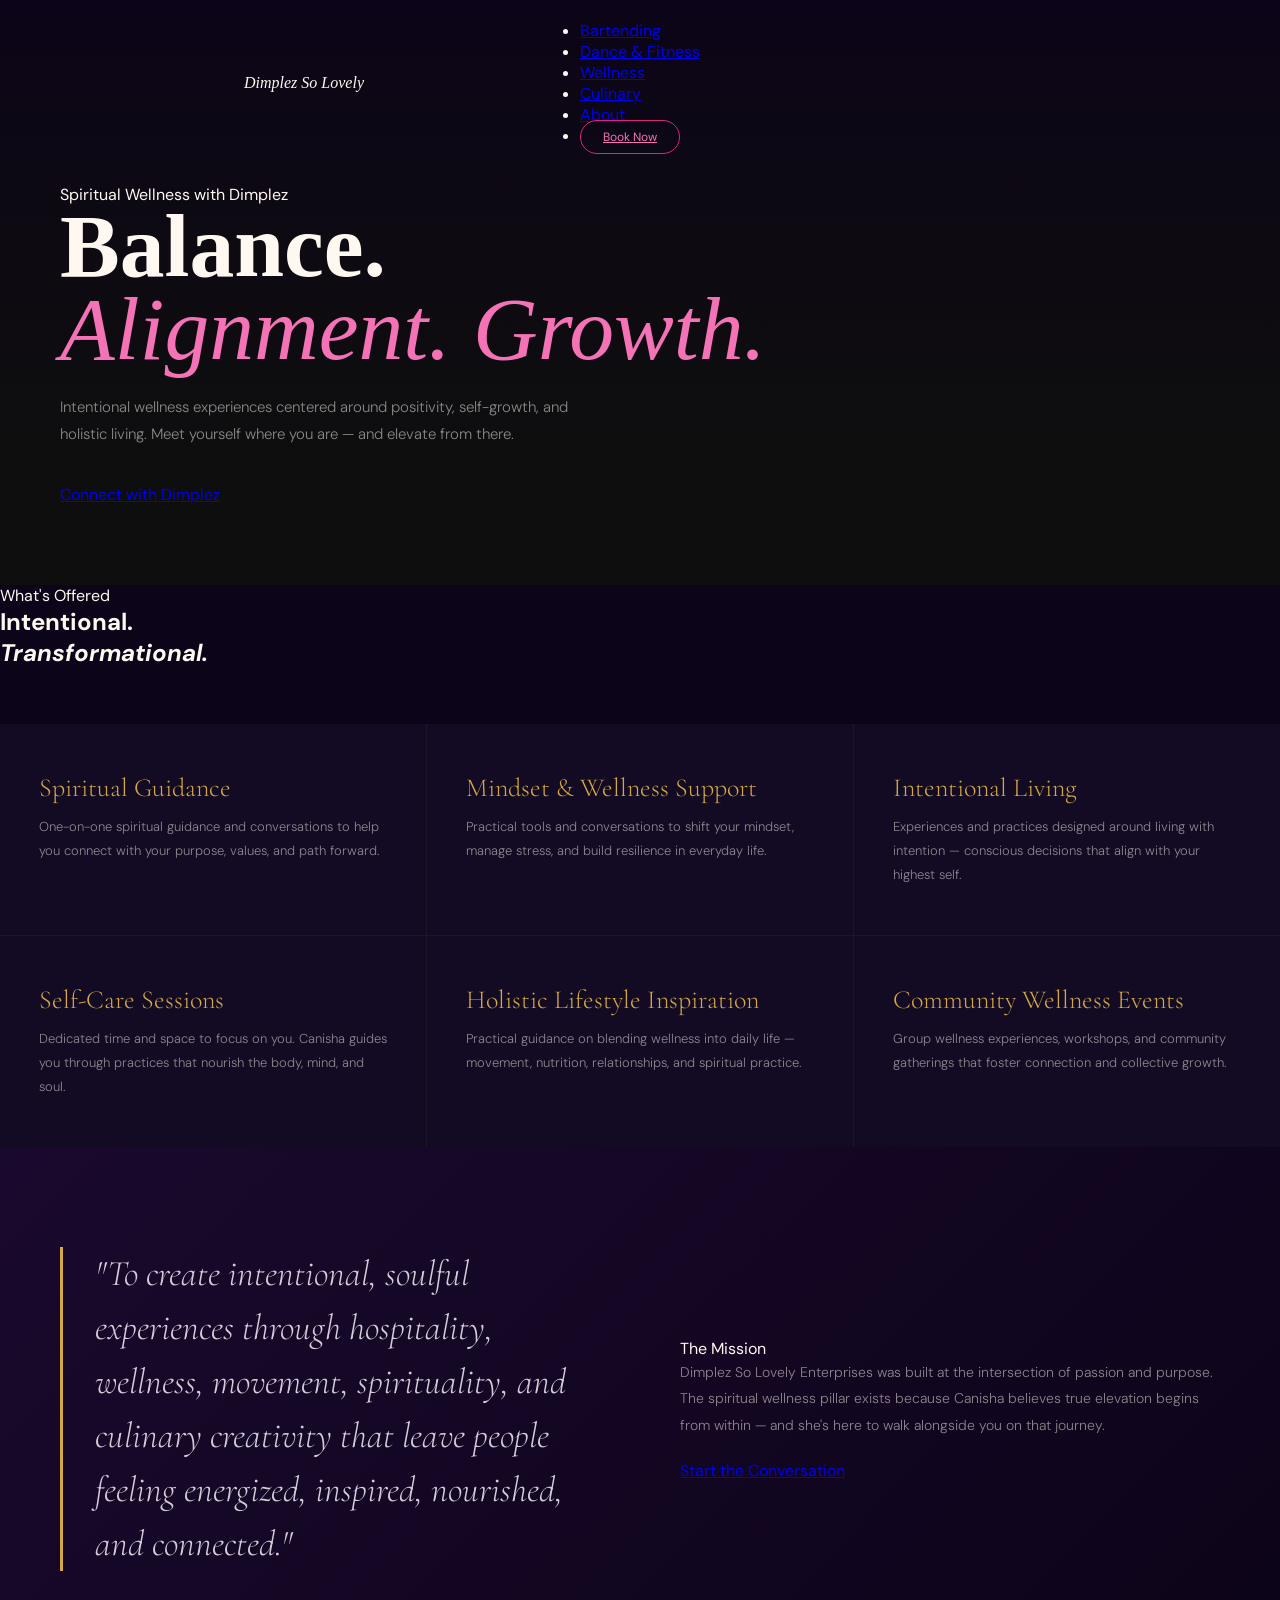
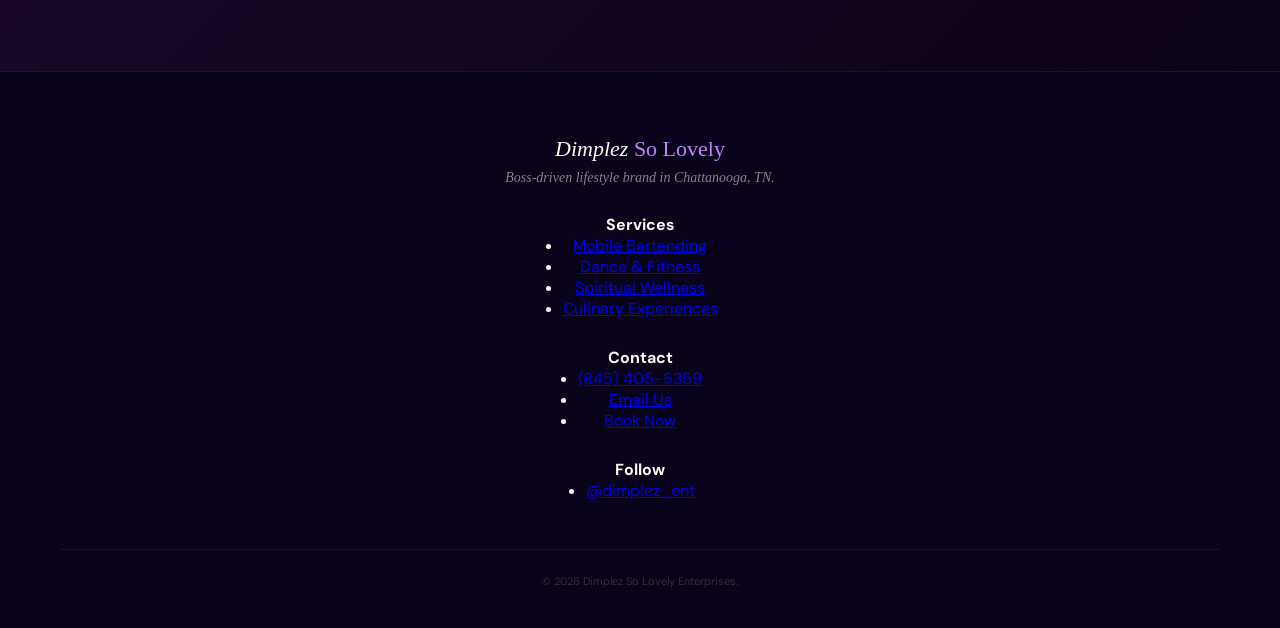
<file: wellness.html>
<!DOCTYPE html>
<html lang="en">
<head>
  <meta charset="UTF-8">
  <meta name="viewport" content="width=device-width, initial-scale=1.0">
  <title>Spiritual Wellness | Dimplez So Lovely Enterprises</title>
  <meta name="description" content="Intentional wellness experiences centered around balance, alignment, and self-growth with Dimplez. Spiritual guidance and holistic lifestyle support in Chattanooga, TN.">
  <link rel="preconnect" href="https://fonts.googleapis.com">
  <link rel="preconnect" href="https://fonts.gstatic.com" crossorigin>
  <link href="https://fonts.googleapis.com/css2?family=Cormorant+Garamond:ital,wght@0,300;0,400;1,300;1,400&family=DM+Sans:wght@300;400;500&display=swap" rel="stylesheet">
  <link rel="stylesheet" href="shared.css">
  <style>
    .offerings { display:grid; grid-template-columns:1fr 1fr 1fr; gap:1px; background:rgba(255,255,255,.07); margin-top:56px; }
    .offering { background:var(--bg2); padding:48px 36px; border-left:3px solid transparent; transition:border-color .3s,background .3s; }
    .offering:hover { border-left-color:var(--purple); background:var(--bg3); }
    .offering h4 { font-family:'Cormorant Garamond',serif; font-size:26px; font-weight:300; margin-bottom:12px; color:var(--gold); }
    .offering p { font-size:13px; color:var(--muted); line-height:1.85; font-weight:300; }

    .mission-block { padding:100px 60px; background:linear-gradient(135deg,rgba(147,51,234,.1),var(--bg)); display:grid; grid-template-columns:1fr 1fr; gap:80px; align-items:center; }
    .mission-block blockquote { font-family:'Cormorant Garamond',serif; font-size:clamp(22px,3vw,36px); font-style:italic; font-weight:300; color:rgba(244,240,248,.85); line-height:1.5; border-left:3px solid var(--gold); padding-left:32px; }
    .mission-block p { font-size:14px; color:var(--muted); line-height:1.9; font-weight:300; }

    @media(max-width:860px){
      .offerings{grid-template-columns:1fr;}
      .mission-block{grid-template-columns:1fr;padding:60px 24px;gap:40px;}
    }
  </style>
</head>
<body>

<nav class="site-nav" id="nav">
  <a href="index.html" class="nav-logo">Dimplez <span>So Lovely</span></a>
  <ul class="nav-links">
    <li><a href="bartending.html">Bartending</a></li>
    <li><a href="dance.html">Dance & Fitness</a></li>
    <li><a href="wellness.html" class="active">Wellness</a></li>
    <li><a href="culinary.html">Culinary</a></li>
    <li><a href="index.html#about">About</a></li>
    <li><a href="contact.html" class="nav-book btn">Book Now</a></li>
  </ul>
</nav>

<div class="page-hero section-purple" style="min-height:65vh;">
  <div class="page-hero-overlay" style="background:linear-gradient(to top,rgba(14,14,14,.98) 20%,rgba(14,14,14,.6) 60%,transparent 100%);"></div>
  <div class="page-hero-content">
    <span class="ey">Spiritual Wellness with Dimplez</span>
    <h1>Balance.<br><em>Alignment. Growth.</em></h1>
    <p>Intentional wellness experiences centered around positivity, self-growth, and holistic living. Meet yourself where you are — and elevate from there.</p>
    <a href="contact.html" class="btn btn-gold">Connect with Dimplez</a>
  </div>
</div>

<section class="section section-dark">
  <span class="ey">What's Offered</span>
  <h2 class="h2">Intentional.<br><em>Transformational.</em></h2>
  <div class="offerings">
    <div class="offering"><h4>Spiritual Guidance</h4><p>One-on-one spiritual guidance and conversations to help you connect with your purpose, values, and path forward.</p></div>
    <div class="offering"><h4>Mindset & Wellness Support</h4><p>Practical tools and conversations to shift your mindset, manage stress, and build resilience in everyday life.</p></div>
    <div class="offering"><h4>Intentional Living</h4><p>Experiences and practices designed around living with intention — conscious decisions that align with your highest self.</p></div>
    <div class="offering"><h4>Self-Care Sessions</h4><p>Dedicated time and space to focus on you. Canisha guides you through practices that nourish the body, mind, and soul.</p></div>
    <div class="offering"><h4>Holistic Lifestyle Inspiration</h4><p>Practical guidance on blending wellness into daily life — movement, nutrition, relationships, and spiritual practice.</p></div>
    <div class="offering"><h4>Community Wellness Events</h4><p>Group wellness experiences, workshops, and community gatherings that foster connection and collective growth.</p></div>
  </div>
</section>

<div class="mission-block">
  <blockquote>"To create intentional, soulful experiences through hospitality, wellness, movement, spirituality, and culinary creativity that leave people feeling energized, inspired, nourished, and connected."</blockquote>
  <div>
    <span class="ey">The Mission</span>
    <p>Dimplez So Lovely Enterprises was built at the intersection of passion and purpose. The spiritual wellness pillar exists because Canisha believes true elevation begins from within — and she's here to walk alongside you on that journey.</p>
    <br>
    <a href="contact.html" class="btn btn-outline">Start the Conversation</a>
  </div>
</div>

<footer class="site-footer">
  <div class="footer-inner">
    <div class="footer-brand"><span class="flogo">Dimplez <span>So Lovely</span></span><p>Boss-driven lifestyle brand in Chattanooga, TN.</p></div>
    <div class="footer-col"><h4>Services</h4><ul><li><a href="bartending.html">Mobile Bartending</a></li><li><a href="dance.html">Dance & Fitness</a></li><li><a href="wellness.html">Spiritual Wellness</a></li><li><a href="culinary.html">Culinary Experiences</a></li></ul></div>
    <div class="footer-col"><h4>Contact</h4><ul><li><a href="tel:8454055359">(845) 405-5359</a></li><li><a href="mailto:dimplezsolovelyent@gmail.com">Email Us</a></li><li><a href="contact.html">Book Now</a></li></ul></div>
    <div class="footer-col"><h4>Follow</h4><ul><li><a href="https://instagram.com/dimplez_ent" target="_blank">@dimplez_ent</a></li></ul></div>
  </div>
  <div class="footer-bottom"><p>© <span id="yr"></span> Dimplez So Lovely Enterprises.</p></div>
</footer>
<script>
  const nav = document.getElementById('nav');
  window.addEventListener('scroll', () => nav.classList.toggle('scrolled', window.scrollY > 60));
  document.getElementById('yr').textContent = new Date().getFullYear();
</script>
</body>
</html>
</file>
<file: shared.css>
/* ─── DIMPLEZ SO LOVELY — SHARED ─── */
*, *::before, *::after { box-sizing: border-box; margin: 0; padding: 0; }

:root {
  --bg:      #0C0418;
  --bg2:     #130A24;
  --bg3:     #1A0D30;
  --purple:  #9333EA;
  --purple2: #C084FC;
  --pink:    #DB2777;
  --pink2:   #F472B6;
  --cream:   #FFF8F0;
  --muted:   rgba(255,248,240,0.52);
  --line:    rgba(147,51,234,0.18);
  --gold:    #d4a843;
}

html { scroll-behavior: smooth; }
body { font-family: 'DM Sans', sans-serif; background: var(--bg); color: var(--cream); overflow-x: hidden; }

@keyframes tick { 0% { transform: translateX(0); } 100% { transform: translateX(-50%); } }

/* ─── NAV (centered logo) ─── */
.site-nav {
  position: fixed; top: 0; width: 100%; z-index: 200;
  padding: 20px 52px;
  display: grid; grid-template-columns: 1fr auto 1fr;
  align-items: center; gap: 24px; transition: all .4s;
}
.site-nav.scrolled {
  background: rgba(12,4,24,.95); backdrop-filter: blur(18px);
  padding: 13px 52px; border-bottom: 1px solid var(--line);
}
.nav-left { display: flex; gap: 28px; list-style: none; align-items: center; }
.nav-left a { font-size: 13px; color: var(--muted); text-decoration: none; transition: color .3s; white-space: nowrap; font-weight: 300; }
.nav-left a:hover, .nav-left a.active { color: var(--cream); }
.nav-logo {
  font-family: 'Playfair Display', serif; font-style: italic;
  color: var(--cream); text-decoration: none; text-align: center; line-height: 1.1;
}
.nav-logo-main { font-size: 20px; font-weight: 700; display: block; }
.nav-logo-sub { font-size: 10px; font-style: normal; letter-spacing: .28em; text-transform: uppercase; color: var(--purple2); display: block; margin-top: 2px; }
.nav-right { display: flex; gap: 28px; list-style: none; align-items: center; justify-content: flex-end; }
.nav-right a { font-size: 13px; color: var(--muted); text-decoration: none; transition: color .3s; white-space: nowrap; font-weight: 300; }
.nav-right a:hover, .nav-right a.active { color: var(--cream); }
.nav-book {
  background: transparent !important; color: var(--pink2) !important;
  border: 1px solid var(--pink) !important; border-radius: 100px !important;
  padding: 8px 22px !important; font-size: 12px !important; font-weight: 400 !important; transition: all .3s !important;
}
.nav-book:hover { background: var(--pink) !important; color: #fff !important; }

/* ─── BUTTONS ─── */
.btn-pink { background: var(--pink); color: #fff; padding: 16px 38px; font-size: 11px; letter-spacing: .2em; text-transform: uppercase; text-decoration: none; display: inline-block; transition: all .3s; font-weight: 500; font-family: 'DM Sans', sans-serif; }
.btn-pink:hover { background: #be185d; transform: translateY(-2px); }
.btn-white { background: #fff; color: var(--pink); padding: 16px 38px; font-size: 11px; letter-spacing: .2em; text-transform: uppercase; text-decoration: none; font-weight: 600; transition: all .3s; font-family: 'DM Sans', sans-serif; display: inline-block; }
.btn-white:hover { background: var(--cream); transform: translateY(-2px); }
.btn-ghost { border: 1px solid rgba(255,255,255,.2); color: var(--cream); padding: 16px 38px; font-size: 11px; letter-spacing: .2em; text-transform: uppercase; text-decoration: none; display: inline-block; transition: all .3s; font-family: 'DM Sans', sans-serif; }
.btn-ghost:hover { border-color: var(--purple2); color: var(--purple2); transform: translateY(-2px); }

/* ─── TICKER ─── */
.ticker { background: var(--purple); padding: 13px 0; overflow: hidden; white-space: nowrap; }
.ticker-inner { display: inline-flex; animation: tick 28s linear infinite; }
.ticker-inner span { font-size: 11px; letter-spacing: .22em; text-transform: uppercase; color: rgba(255,255,255,.88); padding: 0 40px; font-weight: 500; font-family: 'DM Sans', sans-serif; }
.ticker-inner span::after { content: '✦'; margin-left: 40px; color: var(--pink2); }

/* ─── PAGE HERO ─── */
.page-hero {
  min-height: 75vh; display: flex; flex-direction: column;
  justify-content: flex-end; padding: 140px 60px 80px;
  position: relative; overflow: hidden; background: var(--bg);
}
.page-hero-bg {
  position: absolute; inset: 0;
  background-size: cover; background-position: center; background-repeat: no-repeat;
}
.page-hero-overlay {
  position: absolute; inset: 0;
  background: linear-gradient(to top, rgba(12,4,24,0.97) 25%, rgba(12,4,24,0.6) 60%, rgba(12,4,24,0.2) 100%);
}
.page-hero-content { position: relative; z-index: 2; max-width: 720px; }
.page-hero h1 {
  font-family: 'Playfair Display', serif;
  font-size: clamp(48px, 7vw, 92px);
  font-weight: 900; line-height: .92; margin-bottom: 24px;
}
.page-hero h1 em { font-style: italic; font-weight: 400; color: var(--pink2); }
.page-hero p { font-size: 15px; color: var(--muted); line-height: 1.8; max-width: 520px; font-weight: 300; margin-bottom: 36px; }

/* ─── FOOTER ─── */
.site-footer { background: #08021A; padding: 64px 60px 40px; text-align: center; border-top: 1px solid var(--line); }
.footer-inner { display: flex; flex-direction: column; align-items: center; gap: 28px; margin-bottom: 48px; }
.footer-brand .flogo { font-family: 'Playfair Display', serif; font-size: 22px; font-style: italic; color: var(--cream); display: block; margin-bottom: 8px; }
.footer-brand .flogo span { color: var(--purple2); font-style: normal; }
.footer-brand p { font-size: 14px; font-style: italic; color: var(--muted); font-family: 'Playfair Display', serif; }
.footer-phone { font-family: 'Playfair Display', serif; font-size: clamp(30px, 4vw, 50px); font-weight: 700; color: var(--cream); text-decoration: none; display: block; transition: color .3s; }
.footer-phone:hover { color: var(--purple2); }
.footer-social { display: flex; gap: 24px; flex-wrap: wrap; justify-content: center; }
.footer-social a { font-size: 11px; letter-spacing: .18em; text-transform: uppercase; color: var(--muted); text-decoration: none; transition: color .3s; }
.footer-social a:hover { color: var(--pink2); }
.footer-bottom { border-top: 1px solid rgba(255,255,255,.06); padding-top: 24px; font-size: 11px; color: rgba(255,248,240,.18); }

/* ─── MOBILE ─── */
@media (max-width: 860px) {
  .site-nav { padding: 18px 24px; grid-template-columns: 1fr auto; }
  .nav-left, .nav-right { display: none; }
  .page-hero { padding: 120px 24px 60px; }
  .site-footer { padding: 48px 24px 32px; }
  .footer-inner { gap: 20px; }
}
</file>
